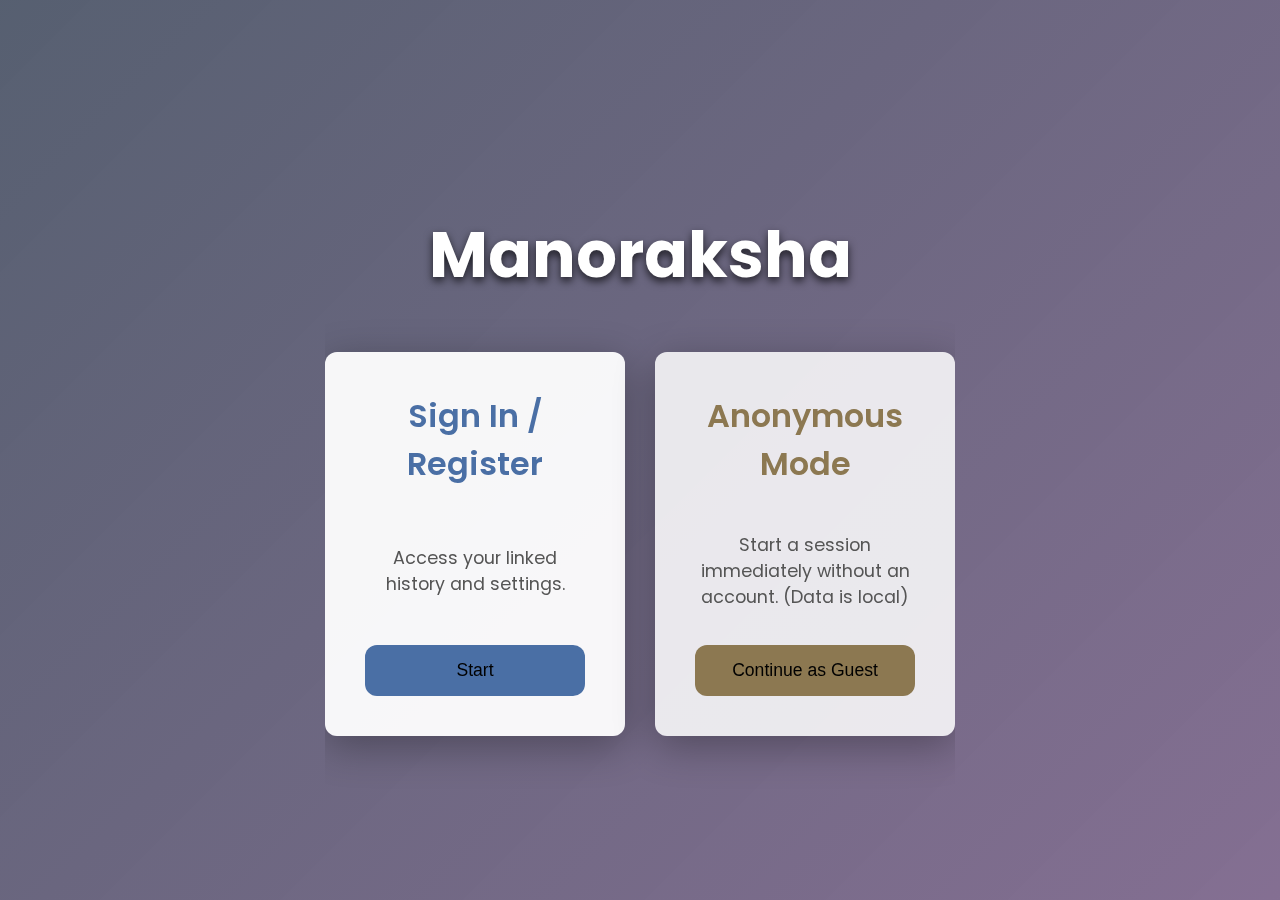
<file: index.html>
<!DOCTYPE html>
<html lang="en" >
<head>
  <meta charset="UTF-8" />
  <meta name="viewport" content="width=device-width, initial-scale=1" />
  <title>Manoraksha - Login/Register</title>
  <style>
    /* Google Fonts */
    @import url('https://fonts.googleapis.com/css2?family=Poppins:wght@300;400;600;700&display=swap');

    /* Root variables for colors - matching style.css theme */
    :root {
      --primary-color: #4a6fa5; /* Muted Blue (Sign In) */
      --secondary-color: #8c7851; /* Earthy Gold (Guest) */
      --accent-color: #a54a6f; /* Muted Rose (Register) */
      --background-light: #ffffff;
      --text-dark: #1f2937;
      --border-radius: 12px;
      --transition-speed: 0.3s;
    }

    /* Reset & base */
    * {
      box-sizing: border-box;
    }
    body, html {
      margin: 0; padding: 0; height: 100%;
      font-family: 'Poppins', sans-serif;
      
      /* Background Image with Fixed Parallax Effect */
      background: url('https://images.unsplash.com/photo-1549419163-f01e7195e340?ixlib=rb-4.0.3&ixid=M3wxMjA3fDB8MHxwaG90by1wYWdlfHx8fGVufDB8fHx8fA%3D%3D&auto=format&fit=crop&w=1470&q=80') no-repeat center center;
      background-size: cover;
      background-attachment: fixed;
      
      color: #fff;
      display: flex;
      flex-direction: column;
      min-height: 100vh;
      overflow: hidden; 
      justify-content: center; 
      align-items: center; 
    }

    /* ATTRACTIVE GRADIENT OVERLAY (Deep Blue/Amethyst) */
    body::before {
      content: "";
      position: fixed; 
      top: 0; left: 0; right: 0; bottom: 0;
      background: linear-gradient(
        135deg, 
        rgba(30, 42, 65, 0.75) 0%, /* Deep Sapphire Blue */
        rgba(80, 50, 100, 0.7) 100% /* Calming Amethyst */
      );
      z-index: 1;
    }

    .main-content {
      position: relative;
      z-index: 2;
      width: 90%;
      min-width: 630px; 
      max-width: 1200px;
      display: flex;
      flex-direction: column;
      align-items: center;
      text-align: center;
      padding: 0;
    }
    
    h1 {
      font-size: 4rem; 
      font-weight: 700;
      color: #fff;
      text-shadow: 0 4px 8px rgba(0,0,0,0.7);
      margin-bottom: 50px; 
    }
    
    /* --- BIG ACTION BOX STYLES (for Sign-in/Guest) --- */
    .option-grid {
      display: flex;
      gap: 30px;
      justify-content: center;
      flex-wrap: nowrap; 
      margin-top: 0;
    }

    .action-box {
      background: rgba(255, 255, 255, 0.95);
      color: var(--text-dark);
      padding: 40px;
      border-radius: var(--border-radius);
      box-shadow: 0 10px 40px rgba(0,0,0,0.3);
      width: 300px;
      min-height: 250px;
      display: flex;
      flex-direction: column;
      justify-content: space-between;
      transition: all var(--transition-speed);
      cursor: pointer;
      flex-shrink: 0; 
    }

    .action-box:hover {
      transform: translateY(-5px);
      box-shadow: 0 15px 50px rgba(0,0,0,0.5);
    }
    
    .action-box h2 {
      color: var(--primary-color);
      font-size: 2rem;
      margin-top: 0;
      font-weight: 600;
    }
    
    .action-box p {
        font-size: 1.1rem;
        margin-bottom: 15px;
        color: #555;
    }


    .action-box button {
      width: 100%;
      padding: 15px 0;
      background: var(--primary-color);
      border-radius: var(--border-radius);
      font-size: 1.1rem;
      margin-top: 20px;
      transition: background-color var(--transition-speed);
      border: none;
      cursor: pointer;
    }

    /* --- ATTRACTIVE MODAL/LOGIN WINDOW STYLES --- */
    .modal-bg {
      display: none; 
      position: fixed; 
      top: 0; left: 0; right: 0; bottom: 0;
      background: rgba(0, 0, 0, 0.6); 
      z-index: 1000;
      justify-content: center; 
      align-items: center;
      backdrop-filter: blur(5px); 
    }
    
    #authForm {
        width: 100%;
        max-width: 450px;
        padding: 40px;
        background: var(--background-light);
        border-radius: var(--border-radius);
        box-shadow: 0 15px 40px rgba(0,0,0,0.4);
        text-align: center;
        color: var(--text-dark);
        animation: fadeIn 0.3s ease-out;
        max-height: 90vh; 
        overflow-y: auto;
    }
    
    #authForm h2 {
        font-size: 2rem;
        margin-bottom: 20px;
        color: var(--accent-color);
    }

    /* LARGER Input Boxes */
    #authForm input[type="email"], 
    #authForm input[type="password"] {
      width: 100%;
      padding: 18px; 
      margin-bottom: 15px;
      border: 1px solid #ccc;
      border-radius: var(--border-radius);
      font-size: 1.1rem;
      transition: border-color var(--transition-speed);
    }
    #authForm input[type="email"]:focus,
    #authForm input[type="password"]:focus {
        border-color: var(--primary-color);
        box-shadow: 0 0 0 2px rgba(74, 111, 165, 0.2);
        outline: none;
    }
    
    .button-group {
        display: flex;
        justify-content: space-between;
        gap: 10px;
        margin-top: 10px;
    }
    
    /* Global style for large buttons inside the modal */
    #authForm button {
      padding: 18px 0; 
      font-size: 1.2rem; 
      font-weight: 600; 
      border-radius: var(--border-radius);
      border: none;
      cursor: pointer;
      transition: background-color var(--transition-speed);
      margin-top: 20px; /* Default margin for single buttons like Cancel */
      color: white; /* Default text color for Sign In/Register */
    }

    .button-group button {
        flex: 1;
        margin-top: 0; /* Remove top margin from grouped buttons */
    }

    /* Custom class for the Cancel button: "Visible Half" look */
    .modal-cancel-btn {
        /* Translucent white background for 'visible half' effect */
        background: rgba(255, 255, 255, 0.35) !important; 
        color: var(--text-dark) !important; /* Dark text for contrast */
        border: 1px solid rgba(0, 0, 0, 0.1) !important; /* Subtle border */
        box-shadow: none !important;
        margin-top: 20px; /* Restore margin after grouping */
    }

    /* Animation for modal entry */
    @keyframes fadeIn {
        from { opacity: 0; transform: translateY(-20px); }
        to { opacity: 1; transform: translateY(0); }
    }
</style>
</head>
<body>
  <div class="main-content">
    
    <h1>Manoraksha</h1>

    <div class="option-grid">
      
      <div id="signInRegisterBox" class="action-box" onclick="showAuthModal()">
        <h2>Sign In / Register</h2>
        <p>Access your linked history and settings.</p>
        <button>Start</button>
      </div>
      
      <div class="action-box" onclick="enterAsGuest()" style="background: rgba(255, 255, 255, 0.85);">
        <h2 style="color: var(--secondary-color);">Anonymous Mode</h2>
        <p>Start a session immediately without an account. (Data is local)</p>
        <button style="background: var(--secondary-color);">Continue as Guest</button>
      </div>
      
    </div>
  </div>
  
  <div id="authModalBg" class="modal-bg">
    <div id="authForm">
        <p id="authPrompt" style="font-size: 1rem; color: var(--text-dark); margin-bottom: 20px;">Enter your email and password to proceed.</p>
        
        <input type="email" id="emailInput" placeholder="Your Email Address" required>
        <input type="password" id="passwordInput" placeholder="Password" required> 
        
        <div class="button-group">
            <button onclick="signIn()" style="background: var(--primary-color);">Sign In</button>
            <button onclick="register()" style="background: var(--accent-color);">Register</button>
        </div>
        
        <button onclick="closeAuthModal()" class="modal-cancel-btn">Cancel</button>
    </div>
  </div>

  <script src="main.js"></script>
</body>
</html>
</file>
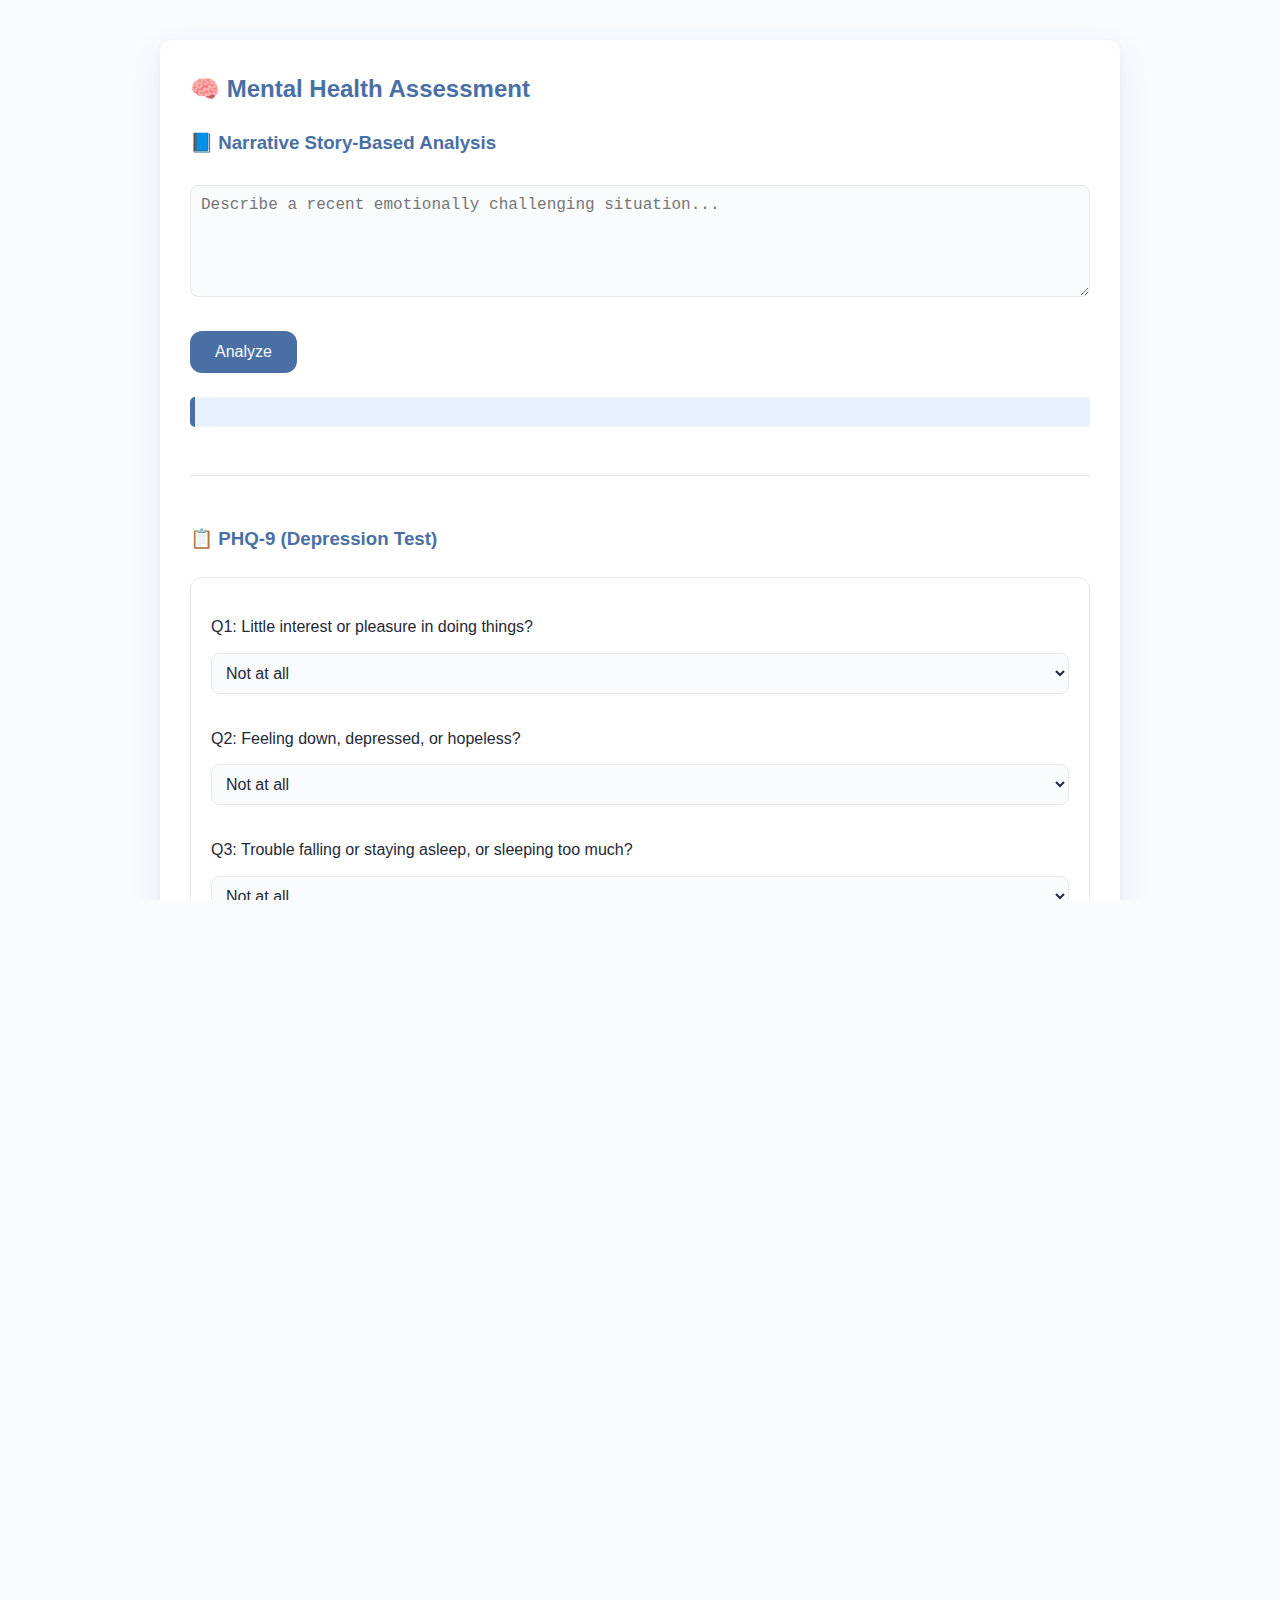
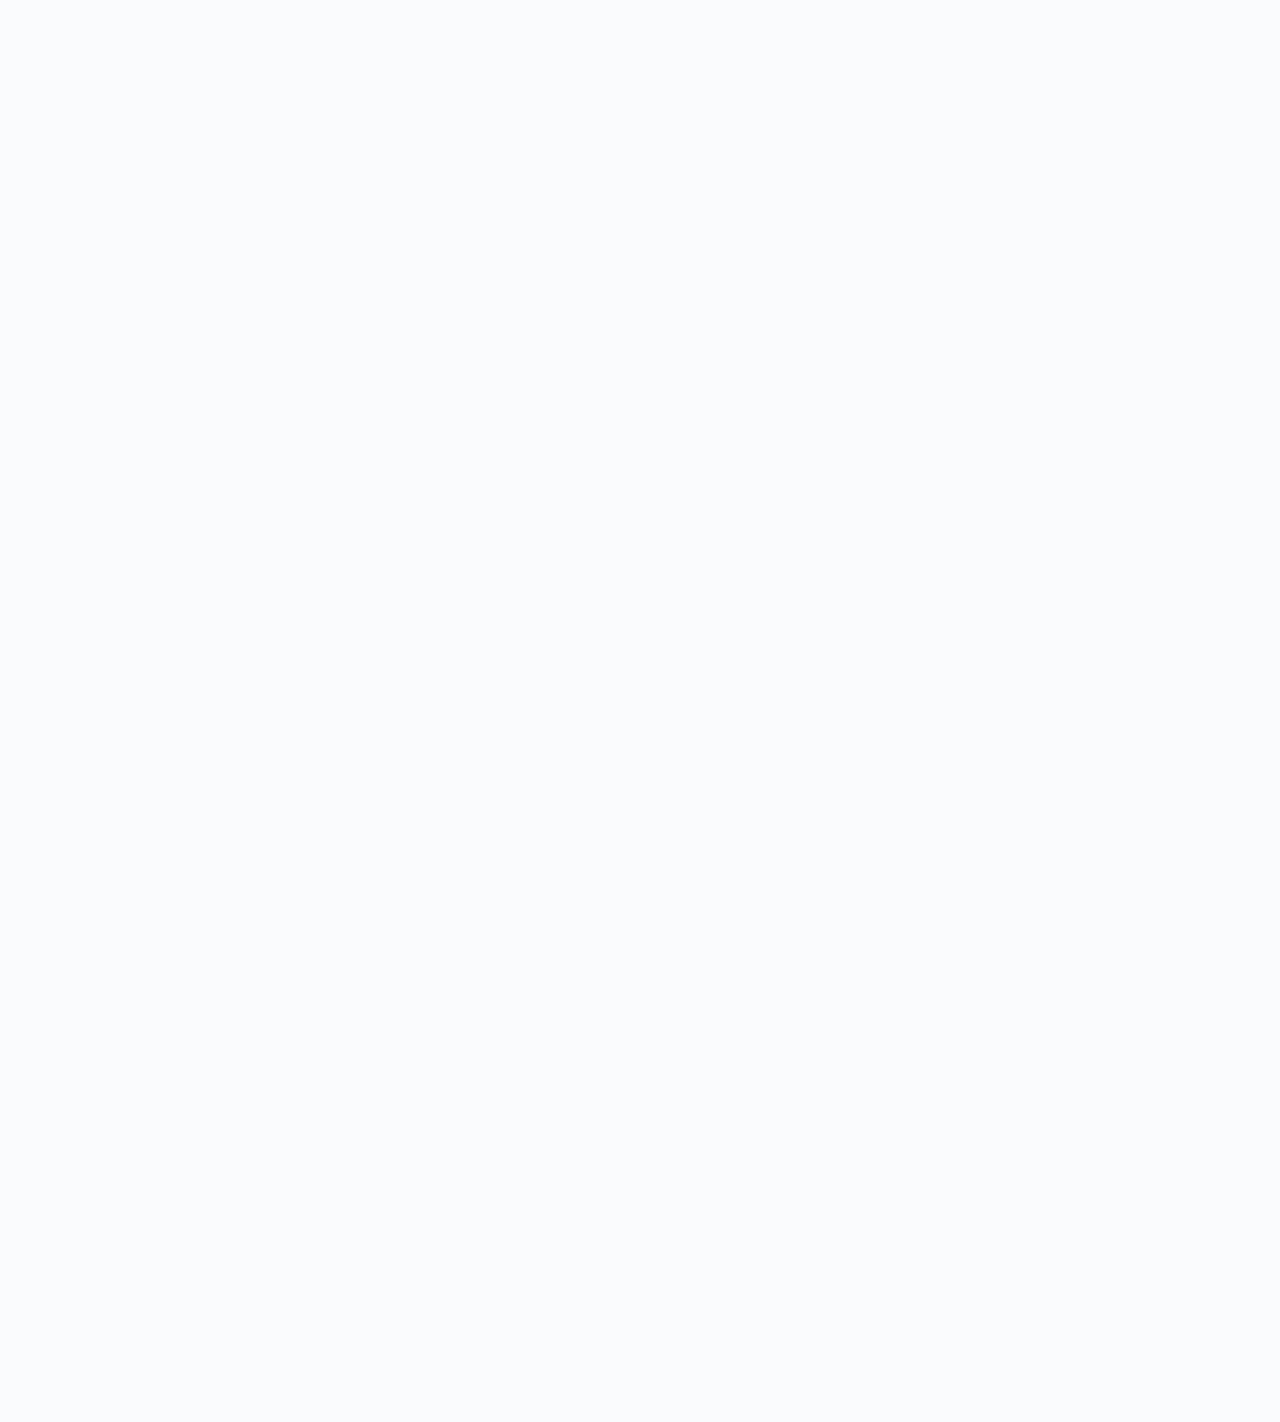
<file: assessment.html>
<!DOCTYPE html>
<html lang="en">
<head>
  <meta charset="UTF-8" />
  <title>Assessments - Manoraksha</title>
  <link rel="stylesheet" href="style.css" />
  <style>
    /* General Form Styling */
    form {
      margin-top: 1.5rem;
      padding: 20px;
      border: 1px solid var(--border-color);
      border-radius: var(--border-radius);
      background: var(--background-light);
    }
    
    /* Section Separation */
    .section {
      margin-bottom: 3rem;
      padding-bottom: 2rem;
      border-bottom: 1px solid var(--border-color);
    }
    .section:last-child {
      border-bottom: none;
    }

    /* Labels and Questions */
    label {
      font-weight: 500;
      display: block;
      margin-top: 1rem;
      margin-bottom: 0.3rem;
      color: var(--text-dark);
    }

    /* Input/Select Styling */
    textarea, select {
      width: 100%;
      padding: 10px;
      margin: 0.5rem 0 1rem 0;
      border-radius: 8px;
      border: 1px solid var(--border-color);
      background: var(--background-page);
      font-size: 1rem;
    }
    
    /* Result Display */
    #phqResult, #gadResult, #storyResult {
        margin-top: 1.5rem;
        padding: 15px;
        background-color: #e6f0ff; /* Light blue result background */
        border-left: 5px solid var(--primary-color);
        border-radius: 5px;
        font-weight: 500;
    }

    /* Button alignment within sections */
    .section button {
        margin-top: 10px;
    }
  </style>
</head>
<body>
  <div class="container">
    <h2>🧠 Mental Health Assessment</h2>

    <div class="section">
      <h3>📘 Narrative Story-Based Analysis</h3>
      <textarea id="storyInput" rows="5" placeholder="Describe a recent emotionally challenging situation..."></textarea>
      <button onclick="analyzeNarrative()">Analyze</button>
      <p id="storyResult"></p>
    </div>

    <div class="section">
      <h3>📋 PHQ-9 (Depression Test)</h3>
      <form id="phqForm">
        <label for="phq1">Q1: Little interest or pleasure in doing things?</label>
        <select name="phq1" id="phq1">
          <option value="0">Not at all</option>
          <option value="1">Several days</option>
          <option value="2">More than half the days</option>
          <option value="3">Nearly every day</option>
        </select>

        <label for="phq2">Q2: Feeling down, depressed, or hopeless?</label>
        <select name="phq2" id="phq2">
          <option value="0">Not at all</option>
          <option value="1">Several days</option>
          <option value="2">More than half the days</option>
          <option value="3">Nearly every day</option>
        </select>

        <label for="phq3">Q3: Trouble falling or staying asleep, or sleeping too much?</label>
        <select name="phq3" id="phq3">
          <option value="0">Not at all</option>
          <option value="1">Several days</option>
          <option value="2">More than half the days</option>
          <option value="3">Nearly every day</option>
        </select>

        <label for="phq4">Q4: Feeling tired or having little energy?</label>
        <select name="phq4" id="phq4">
          <option value="0">Not at all</option>
          <option value="1">Several days</option>
          <option value="2">More than half the days</option>
          <option value="3">Nearly every day</option>
        </select>

        <label for="phq5">Q5: Poor appetite or overeating?</label>
        <select name="phq5" id="phq5">
          <option value="0">Not at all</option>
          <option value="1">Several days</option>
          <option value="2">More than half the days</option>
          <option value="3">Nearly every day</option>
        </select>

        <label for="phq6">Q6: Feeling bad about yourself — or that you are a failure?</label>
        <select name="phq6" id="phq6">
          <option value="0">Not at all</option>
          <option value="1">Several days</option>
          <option value="2">More than half the days</option>
          <option value="3">Nearly every day</option>
        </select>

        <label for="phq7">Q7: Trouble concentrating on things?</label>
        <select name="phq7" id="phq7">
          <option value="0">Not at all</option>
          <option value="1">Several days</option>
          <option value="2">More than half the days</option>
          <option value="3">Nearly every day</option>
        </select>

        <label for="phq8">Q8: Moving or speaking slowly, or being restless?</label>
        <select name="phq8" id="phq8">
          <option value="0">Not at all</option>
          <option value="1">Several days</option>
          <option value="2">More than half the days</option>
          <option value="3">Nearly every day</option>
        </select>

        <label for="phq9">Q9: Thoughts of hurting yourself or suicide?</label>
        <select name="phq9" id="phq9">
          <option value="0">Not at all</option>
          <option value="1">Several days</option>
          <option value="2">More than half the days</option>
          <option value="3">Nearly every day</option>
        </select>

        <button type="button" onclick="calculatePHQ()">Submit PHQ-9</button>
      </form>
      <p id="phqResult"></p>
    </div>

    <div class="section">
      <h3>📋 GAD-7 (Anxiety Test)</h3>
      <form id="gadForm">
        <label for="gad1">Q1: Feeling nervous, anxious, or on edge?</label>
        <select name="gad1" id="gad1">
          <option value="0">Not at all</option>
          <option value="1">Several days</option>
          <option value="2">More than half the days</option>
          <option value="3">Nearly every day</option>
        </select>

        <label for="gad2">Q2: Not being able to stop or control worrying?</label>
        <select name="gad2" id="gad2">
          <option value="0">Not at all</option>
          <option value="1">Several days</option>
          <option value="2">More than half the days</option>
          <option value="3">Nearly every day</option>
        </select>

        <label for="gad3">Q3: Worrying too much about different things?</label>
        <select name="gad3" id="gad3">
          <option value="0">Not at all</option>
          <option value="1">Several days</option>
          <option value="2">More than half the days</option>
          <option value="3">Nearly every day</option>
        </select>

        <label for="gad4">Q4: Trouble relaxing?</label>
        <select name="gad4" id="gad4">
          <option value="0">Not at all</option>
          <option value="1">Several days</option>
          <option value="2">More than half the days</option>
          <option value="3">Nearly every day</option>
        </select>

        <label for="gad5">Q5: Being so restless that it is hard to sit still?</label>
        <select name="gad5" id="gad5">
          <option value="0">Not at all</option>
          <option value="1">Several days</option>
          <option value="2">More than half the days</option>
          <option value="3">Nearly every day</option>
        </select>

        <label for="gad6">Q6: Becoming easily annoyed or irritable?</label>
        <select name="gad6" id="gad6">
          <option value="0">Not at all</option>
          <option value="1">Several days</option>
          <option value="2">More than half the days</option>
          <option value="3">Nearly every day</option>
        </select>

        <label for="gad7">Q7: Feeling afraid as if something awful might happen?</label>
        <select name="gad7" id="gad7">
          <option value="0">Not at all</option>
          <option value="1">Several days</option>
          <option value="2">More than half the days</option>
          <option value="3">Nearly every day</option>
        </select>

        <button type="button" onclick="calculateGAD()">Submit GAD-7</button>
      </form>
      <p id="gadResult"></p>
    </div>

    <button onclick="window.location.href='dashboard.html'">⬅ Back to Dashboard</button>
  </div>

  <script>
    function calculatePHQ() {
      const form = document.getElementById("phqForm");
      const values = [...form.elements]
        .filter(el => el.tagName === "SELECT")
        .map(el => parseInt(el.value));
      const score = values.reduce((a, b) => a + b, 0);
      document.getElementById("phqResult").innerText = `PHQ-9 Score: ${score} (${interpretScore(score, 'phq')})`;
    }

    function calculateGAD() {
      const form = document.getElementById("gadForm");
      const values = [...form.elements]
        .filter(el => el.tagName === "SELECT")
        .map(el => parseInt(el.value));
      const score = values.reduce((a, b) => a + b, 0);
      document.getElementById("gadResult").innerText = `GAD-7 Score: ${score} (${interpretScore(score, 'gad')})`;
    }

    function interpretScore(score, type) {
      if (type === 'phq') {
        if (score < 5) return "Minimal depression";
        if (score < 10) return "Mild depression";
        if (score < 15) return "Moderate depression";
        if (score < 20) return "Moderately severe depression";
        return "Severe depression";
      } else {
        if (score < 5) return "Minimal anxiety";
        if (score < 10) return "Mild anxiety";
        if (score < 15) return "Moderate anxiety";
        return "Severe anxiety";
      }
    }

    function analyzeNarrative() {
      const input = document.getElementById("storyInput").value.trim();
      if (!input) return alert("Please describe your situation.");

      // Placeholder for AI integration
      document.getElementById("storyResult").innerText = "✅ Story received. We will analyze it in future updates.";
    }
  </script>
</body>
</html>
</file>
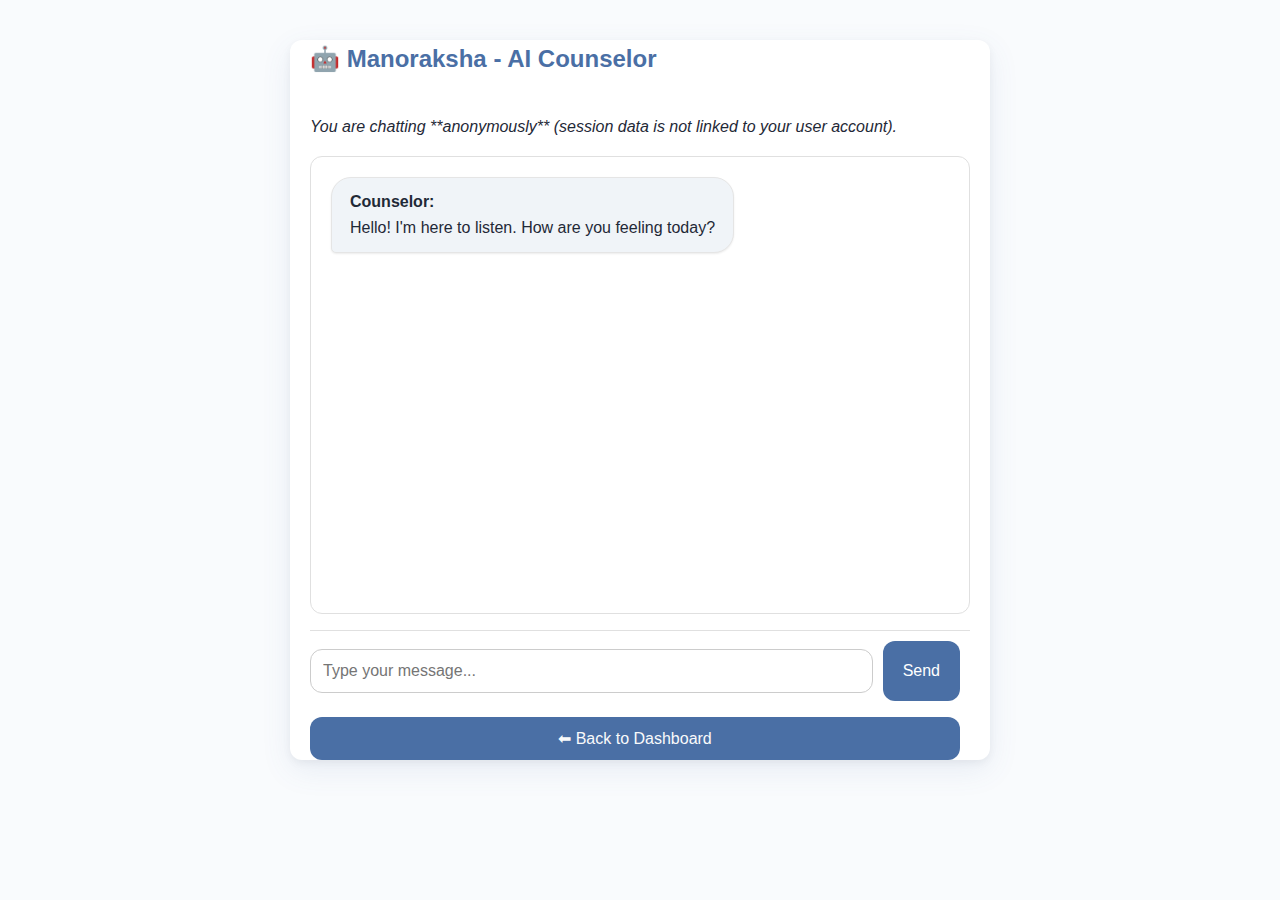
<file: chatbot.html>
<!DOCTYPE html>
<html lang="en">
<head>
  <meta charset="UTF-8" />
  <title>AI Counselor - Manoraksha</title>
  <link rel="stylesheet" href="style.css" />
  
  <style>
    /* Use flexbox for a modern, full-height chat layout */
    .container {
        display: flex;
        flex-direction: column;
        max-width: 700px;
        height: 80vh; /* Use a fixed height for the chat area */
        margin: 40px auto;
        padding: 0 20px;
    }

    /* Main Chat Display Area */
    #chat {
        flex-grow: 1; 
        overflow-y: auto;
        padding: 20px;
        border: 1px solid #e0e0e0;
        border-radius: var(--border-radius);
        background: var(--background-light);
        margin-bottom: 1rem;
        display: flex;
        flex-direction: column;
        gap: 15px; 
    }

    /* Individual Message Bubble */
    .message {
        padding: 12px 18px;
        border-radius: 20px; 
        max-width: 85%;
        line-height: 1.5;
        box-shadow: 0 1px 2px rgba(0,0,0,0.08); 
        font-size: 1rem;
    }

    /* User Message (Right-aligned, Primary Color) */
    .user {
        background-color: var(--primary-color); 
        color: var(--text-light); 
        align-self: flex-end; 
        border-bottom-right-radius: 5px; 
    }

    /* Assistant Message (Left-aligned, Light Background) */
    .assistant {
        background-color: #f0f4f8; 
        color: var(--text-dark);
        align-self: flex-start; 
        border-bottom-left-radius: 5px; 
        border: 1px solid #e5e5e5;
    }
    
    .message strong {
        font-weight: 600;
        display: block; 
        margin-bottom: 2px;
    }

    /* Input/Send Layout */
    .input-container {
        display: flex;
        gap: 10px;
        padding-top: 10px;
        border-top: 1px solid #e0e0e0; 
    }

    #userInput {
        flex-grow: 1;
        padding: 12px;
        border: 1px solid #ccc;
        border-radius: var(--border-radius);
        transition: border-color 0.3s;
    }
    #userInput:focus {
        border-color: var(--primary-color);
        outline: none;
    }

    #sendBtn {
        padding: 10px 20px;
        background: var(--primary-color);
        color: white;
        border: none;
        border-radius: var(--border-radius);
        cursor: pointer;
        transition: background-color 0.3s;
    }
    #sendBtn:hover:not(:disabled) {
        background-color: var(--secondary-color);
    }
    #sendBtn:disabled {
        background-color: #ccc;
        cursor: not-allowed;
    }
  </style>
</head>
<body>
  <div class="container">
    <h2>🤖 Manoraksha - AI Counselor</h2>
    
    <p id="identity-status" style="font-style: italic; margin-bottom: 1rem;"></p>

    <div id="chat"></div> 

    <div class="input-container">
        <input type="text" id="userInput" placeholder="Type your message..." />
        <button id="sendBtn">Send</button>
    </div>
    <button onclick="window.location.href='dashboard.html'" style="margin-top: 1rem;">
        ⬅ Back to Dashboard
    </button>
  </div>

  <script>
    // Read the identity status set in the dashboard, or default to anonymous for safety
    const identity = localStorage.getItem('sessionIdentity') || 'anonymous'; 
    localStorage.removeItem('sessionIdentity'); 

    const userEmail = localStorage.getItem('email');
    let identityText;
    
    if (identity === 'named' && userEmail) {
        identityText = `You are chatting as **${userEmail}** (session data is linked).`;
    } else {
        identityText = "You are chatting **anonymously** (session data is not linked to your user account).";
    }

    document.getElementById('identity-status').innerHTML = identityText;
  </script>

  <script src="chatbot.js"></script> 
</body>
</html>
</file>
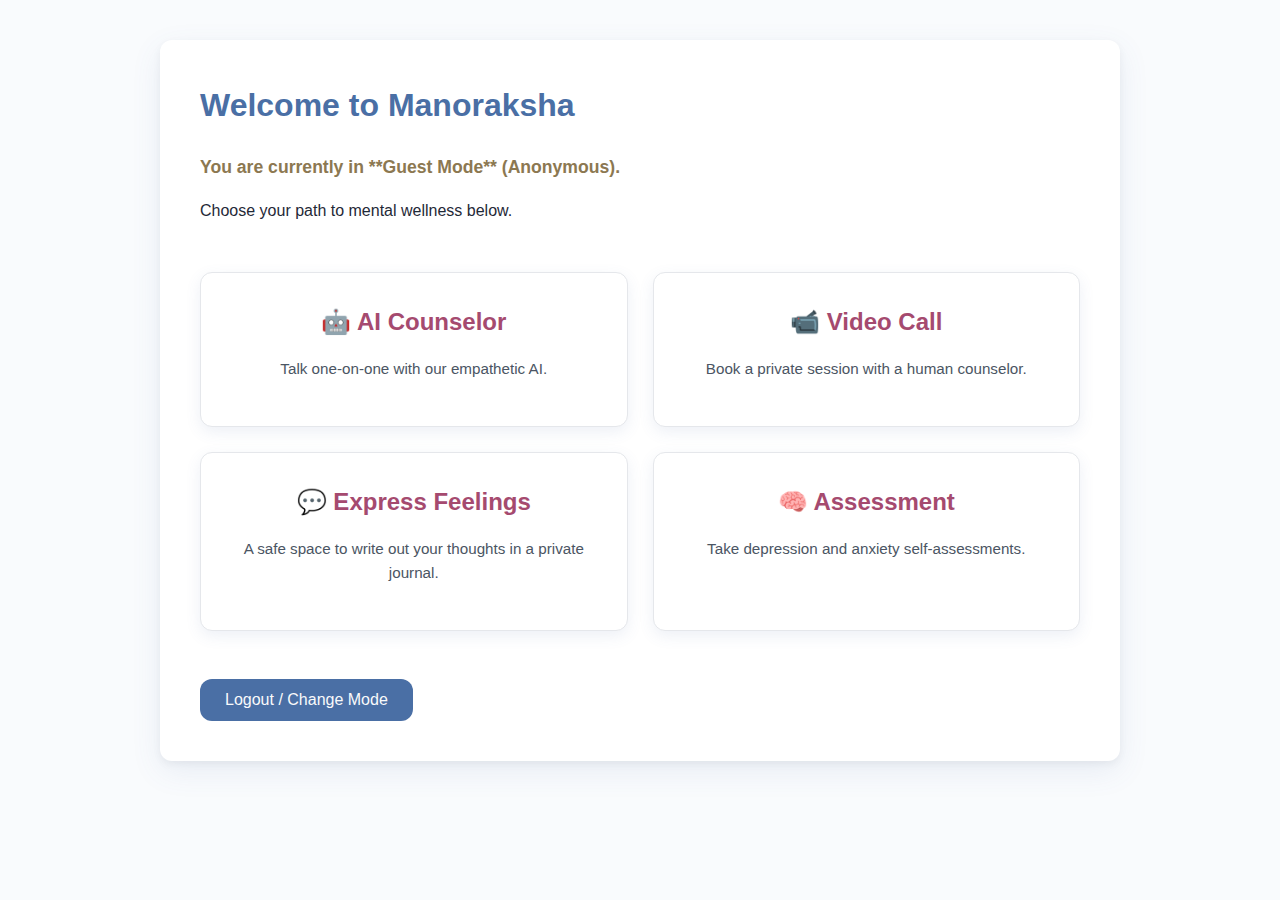
<file: dashboard.html>
<!DOCTYPE html>
<html lang="en">
<head>
  <meta charset="UTF-8">
  <title>Manoraksha Dashboard</title>
  <link rel="stylesheet" href="style.css" />
  <style>
    /* Ensure dashboard elements respect the new style.css properties */
    .dashboard-container {
        padding: 40px;
    }
    .dashboard-options {
      /* Re-define flex layout to use the full width */
      display: flex; 
      justify-content: space-around;
      flex-wrap: wrap;
      gap: 25px; /* Matches new style.css gap */
      margin-top: 3rem;
    }
    .option-card {
      /* Ensure flex properties are correct for the cards to show up */
      flex: 1 1 280px; 
      /* Inherits beautiful styles from style.css now! */
      min-height: 150px; /* Ensure a minimum height */
    }
    .option-card h3 {
      /* Inherit color from style.css */
      font-size: 1.5rem;
    }
  </style>
</head>
<body>
  <div class="container dashboard-container">
    <h1>Welcome to Manoraksha</h1>
    <p id="welcomeText" style="font-size: 1.1rem; color: var(--secondary-color); font-weight: 600;"></p>
    <p style="margin-bottom: 2rem;">Choose your path to mental wellness below.</p>

    <div class="dashboard-options">
      
      <div class="option-card" onclick="goTo('chatbot.html')">
        <h3>🤖 AI Counselor</h3>
        <p>Talk one-on-one with our empathetic AI.</p>
      </div>
      
      <div class="option-card" onclick="goTo('videocall.html')">
        <h3>📹 Video Call</h3>
        <p>Book a private session with a human counselor.</p>
      </div>

      <div class="option-card" onclick="goTo('express.html')">
        <h3>💬 Express Feelings</h3>
        <p>A safe space to write out your thoughts in a private journal.</p>
      </div>

      <div class="option-card" onclick="goTo('assessment.html')">
        <h3>🧠 Assessment</h3>
        <p>Take depression and anxiety self-assessments.</p>
      </div>

    </div>

    <button onclick="logout()" style="margin-top: 3rem;">Logout / Change Mode</button>
  </div>

  <script>
    const userMode = localStorage.getItem('userMode');
    const userEmail = localStorage.getItem('email');

    // Display welcome text based on mode
    const welcomeText = userMode === 'logged-in' 
      ? `Welcome back, **${userEmail}**!`
      : "You are currently in **Guest Mode** (Anonymous).";
    document.getElementById('welcomeText').innerHTML = welcomeText;
    
    // Simple Navigation function
    function goTo(page) {
      // Set the session identity based on login status for the next page
      const defaultIdentity = (userMode === 'logged-in' && userEmail) ? 'named' : 'anonymous';
      localStorage.setItem('sessionIdentity', defaultIdentity);

      window.location.href = page;
    }

    function logout() {
        localStorage.clear(); // Clear all user session data
        window.location.href = 'index.html'; // Redirect to the login/index page
    }
  </script>
</body>
</html>
</file>
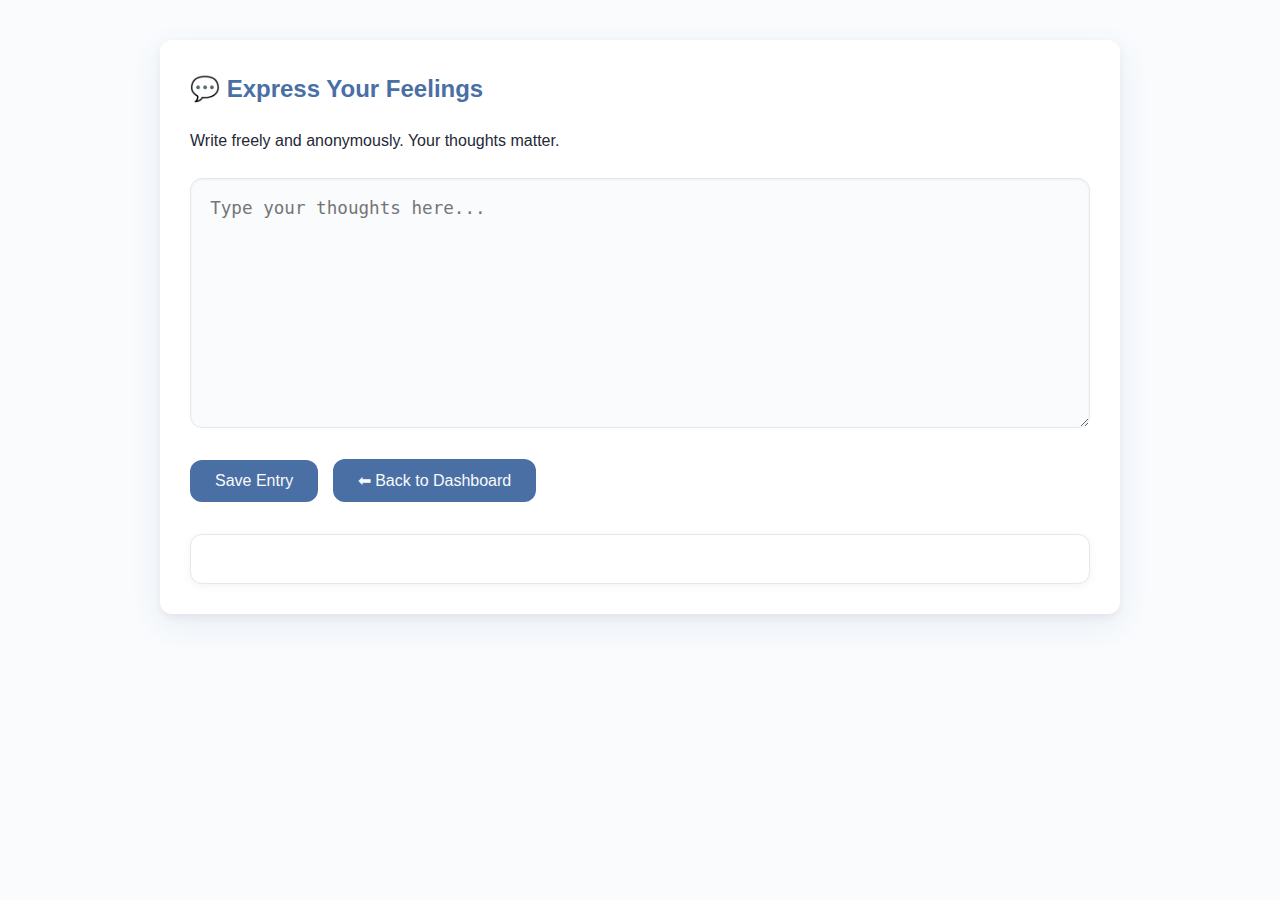
<file: express.html>
<!DOCTYPE html>
<html lang="en">
<head>
  <meta charset="UTF-8">
  <title>Express Your Feelings - Manoraksha</title>
  <link rel="stylesheet" href="style.css" />
  <style>
    /* Journal Box */
    #journalBox {
      width: 100%;
      height: 250px; /* Increased height for better writing experience */
      padding: 1.2rem;
      border: 1px solid var(--border-color);
      border-radius: var(--border-radius);
      resize: vertical; /* Allow resizing only vertically */
      font-size: 1.1rem;
      background: var(--background-page); /* Slightly tinted background */
      box-shadow: inset 0 1px 3px rgba(0,0,0,0.05); /* Subtle inner shadow */
    }
    
    /* Journal Log */
    .log {
      background: #fff; /* White background for readability */
      padding: 1.5rem;
      margin-top: 2rem;
      border-radius: var(--border-radius);
      max-height: 200px;
      overflow-y: auto;
      font-size: 0.9rem;
      border: 1px solid var(--border-color);
      box-shadow: 0 2px 10px rgba(0,0,0,0.05);
      color: var(--text-medium);
    }

    /* Style for individual log entries */
    .log p {
        border-bottom: 1px dashed var(--border-color);
        padding-bottom: 10px;
        margin-bottom: 10px;
    }
    .log p:last-child {
        border-bottom: none;
        margin-bottom: 0;
        padding-bottom: 0;
    }
    .log strong {
        color: var(--text-dark);
        display: block;
        margin-bottom: 5px;
    }
    
    /* Button Layout */
    .container > button {
        margin-top: 1rem;
    }
    /* Separator for better button alignment */
    .container > button:first-of-type {
        margin-right: 10px;
    }


  </style>
</head>
<body>
  <div class="container">
    <h2>💬 Express Your Feelings</h2>
    <p>Write freely and anonymously. Your thoughts matter.</p>

    <textarea id="journalBox" placeholder="Type your thoughts here..."></textarea>
    <button onclick="saveEntry()">Save Entry</button>
    <button onclick="window.location.href='dashboard.html'">⬅ Back to Dashboard</button>

    <div id="journalLog" class="log"></div>
  </div>

  <script>
    function saveEntry() {
      const text = document.getElementById("journalBox").value.trim();
      if (!text) return alert("Please enter something.");
      
      const oldLogs = localStorage.getItem("journal") || "[]";
      const logs = JSON.parse(oldLogs);
      logs.push({ text, date: new Date().toLocaleString() });
      localStorage.setItem("journal", JSON.stringify(logs));

      document.getElementById("journalBox").value = "";
      showLogs();
    }

    function showLogs() {
      const logs = JSON.parse(localStorage.getItem("journal") || "[]");
      const output = logs.map(log => `<div><strong>${log.date}</strong><br>${log.text}</div><hr>`).reverse();
      document.getElementById("journalLog").innerHTML = output.join("");
    }

    showLogs();
  </script>
</body>
</html>
</file>
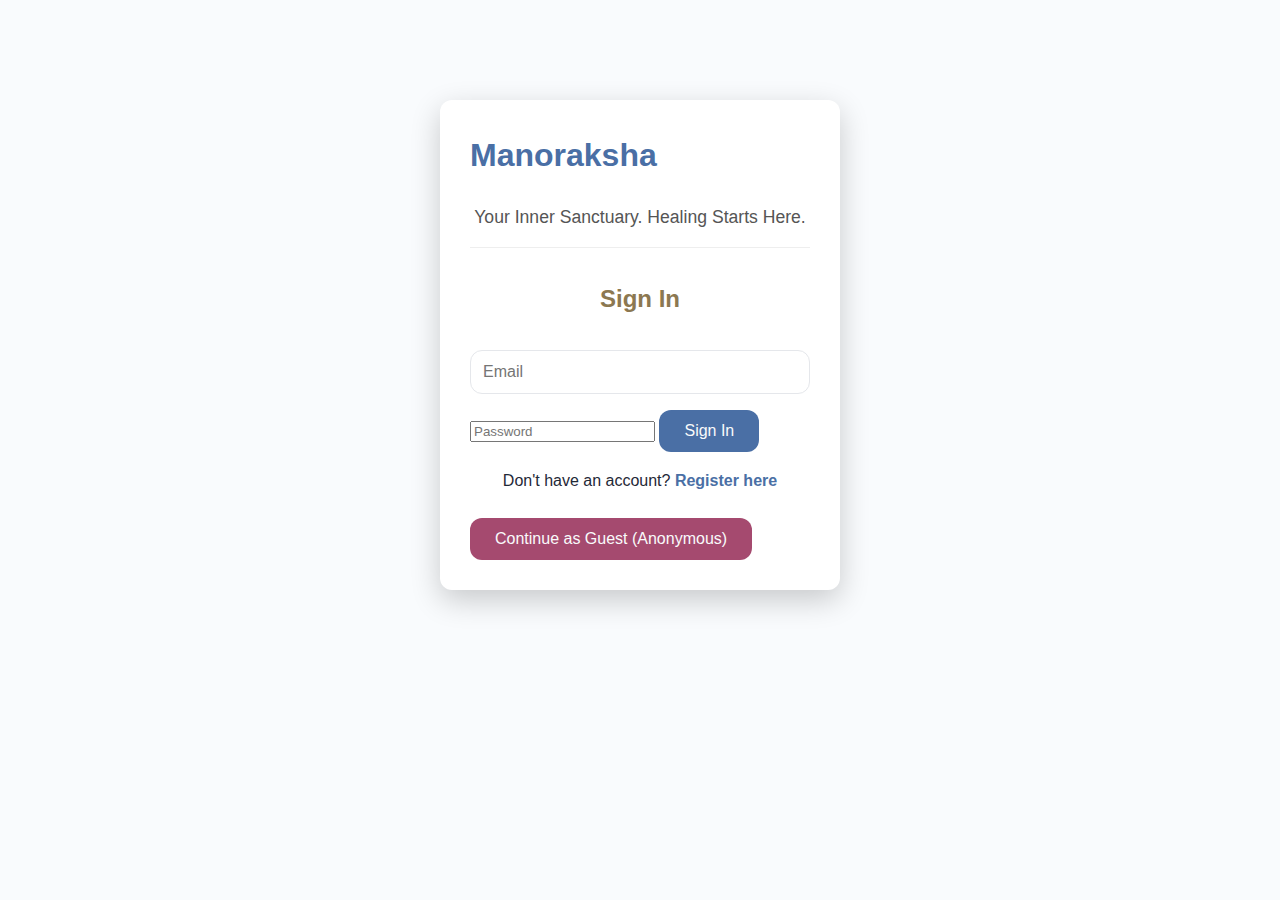
<file: login.html>
<!DOCTYPE html>
<html lang="en">
<head>
    <meta charset="UTF-8">
    <meta name="viewport" content="width=device-width, initial-scale=1.0">
    <title>Manoraksha - Sign In or Guest</title>
    <link rel="stylesheet" href="style.css" />
    <style>
        /* Specific styles for the login/auth container */
        .auth-container {
            max-width: 400px;
            margin: 100px auto;
            padding: 30px;
            background: var(--background-light);
            box-shadow: 0 10px 30px rgba(0, 0, 0, 0.2);
            border-radius: var(--border-radius);
        }

        .auth-container h2 {
            text-align: center;
            color: var(--secondary-color);
            margin-bottom: 1.5rem;
        }

        .auth-container button {
            margin-top: 0.5rem;
            box-shadow: none;
        }

        .guest-btn {
            background-color: var(--accent-color);
            box-shadow: 0 4px 14px rgba(255, 0, 110, 0.4);
            margin-top: 2rem;
        }

        .guest-btn:hover {
            background-color: #e00062;
        }

        .register-link {
            text-align: center;
            margin-top: 1rem;
            color: var(--text-dark);
            cursor: pointer;
        }
        .register-link span {
            color: var(--primary-color);
            font-weight: bold;
            transition: color 0.2s;
        }
        .register-link span:hover {
            color: var(--secondary-color);
        }

        /* Hide register form initially */
        #register-form {
            display: none;
        }

        .tagline {
            text-align: center;
            font-size: 1.1rem;
            color: #555;
            margin-bottom: 2rem;
            padding-bottom: 1rem;
            border-bottom: 1px solid #eee;
        }
    </style>
</head>
<body>
    <div class="auth-container">
        <h1>Manoraksha</h1>
        <p class="tagline">Your Inner Sanctuary. Healing Starts Here.</p>

        <div id="signin-form">
            <h2>Sign In</h2>
            <form onsubmit="event.preventDefault(); signIn()">
                <input type="email" id="email" placeholder="Email" required>
                <input type="password" id="password" placeholder="Password" required>
                <button type="submit">Sign In</button>
            </form>
            <p class="register-link" onclick="toggleForm()">Don't have an account? <span>Register here</span></p>
        </div>

        <div id="register-form">
            <h2>Register</h2>
            <form onsubmit="event.preventDefault(); registerUser()">
                <input type="text" id="reg-name" placeholder="Full Name" required>
                <input type="email" id="reg-email" placeholder="Email" required>
                <input type="password" id="reg-password" placeholder="Password" required>
                <button type="submit">Register</button>
            </form>
            <p class="register-link" onclick="toggleForm()">Already have an account? <span>Sign In</span></p>
        </div>

        <button class="guest-btn" onclick="enterAsGuest()">Continue as Guest (Anonymous)</button>

    </div>

    <script>
        // --- Core Functions for Navigation and State Management ---

        function toggleForm() {
            const signInForm = document.getElementById('signin-form');
            const registerForm = document.getElementById('register-form');
            if (signInForm.style.display === 'none') {
                signInForm.style.display = 'block';
                registerForm.style.display = 'none';
            } else {
                signInForm.style.display = 'none';
                registerForm.style.display = 'block';
            }
        }

        function signIn() {
            const email = document.getElementById('email').value;
            // In a real application, you would validate credentials here.
            localStorage.setItem('userMode', 'logged-in');
            localStorage.setItem('email', email);
            window.location.href = 'dashboard.html';
        }

        function registerUser() {
            const email = document.getElementById('reg-email').value;
            // In a real application, you would create the user account here.
            alert('Registration successful! Redirecting to Dashboard.');
            localStorage.setItem('userMode', 'logged-in');
            localStorage.setItem('email', email);
            window.location.href = 'dashboard.html';
        }

        function enterAsGuest() {
            localStorage.setItem('userMode', 'guest');
            localStorage.removeItem('email'); // Clear any previous email
            window.location.href = 'dashboard.html';
        }
    </script>
</body>
</html>
</file>
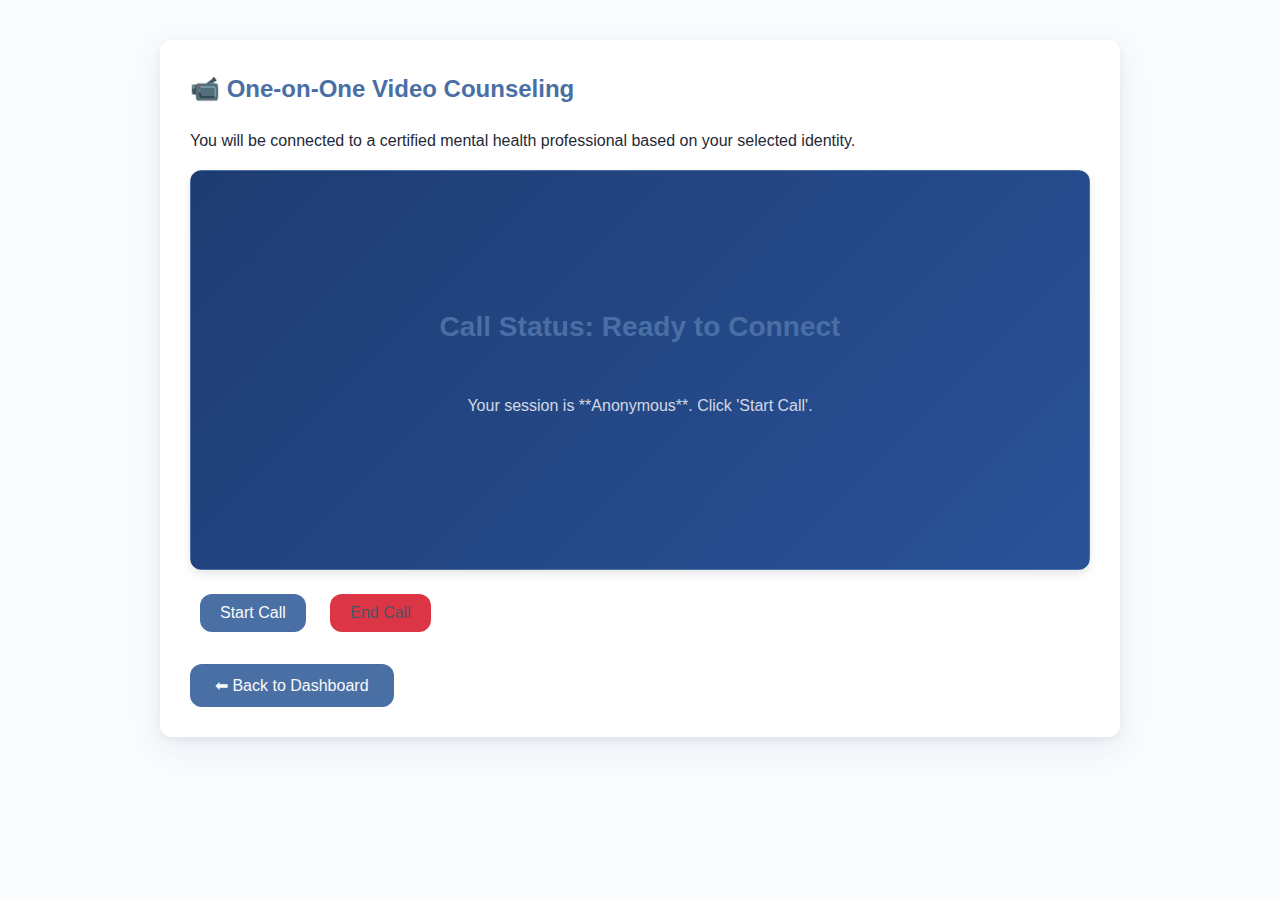
<file: videocall.html>
<!DOCTYPE html>
<html lang="en">
<head>
  <meta charset="UTF-8" />
  <title>Video Call Counselor - Manoraksha</title>
  <link rel="stylesheet" href="style.css" />
  <style>
    .video-container {
      position: relative;
      height: 400px;
      margin: 1rem 0;
      border-radius: var(--border-radius);
      overflow: hidden;
      box-shadow: 0 4px 10px rgba(0,0,0,0.1);
    }
    .video-placeholder {
      height: 100%;
      background: linear-gradient(135deg, #1e3c72 0%, #2a5298 100%); /* Deep Blue Gradient */
      border: 1px solid var(--primary-color);
      display: flex;
      flex-direction: column;
      align-items: center;
      justify-content: center;
      font-size: 1.5rem;
      color: #fff;
      text-align: center;
    }
    .video-placeholder p {
        margin-top: 15px;
        font-size: 1rem;
        color: rgba(255, 255, 255, 0.8);
    }
    .action-buttons {
        margin-top: 1.5rem;
    }
    .action-buttons button {
        padding: 10px 20px;
        margin: 0 10px;
        font-size: 1rem;
    }
    #endCallBtn {
        background-color: #dc3545; /* Red for end call */
    }
    #endCallBtn:hover {
        background-color: #c82333;
    }
  </style>
</head>
<body>
  <div class="container">
    <h2>📹 One-on-One Video Counseling</h2>
    <p>You will be connected to a certified mental health professional based on your selected identity.</p>

    <div class="video-container">
      <div id="videoArea" class="video-placeholder">
        <h3>Call Status: Connecting...</h3>
        <p>Please wait while we set up your session.</p>
      </div>
    </div>
    
    <div class="action-buttons">
        <button id="startCallBtn" onclick="startCall()">Start Call</button>
        <button id="endCallBtn" onclick="endCall()" disabled>End Call</button>
    </div>

    <button onclick="window.location.href='dashboard.html'" style="margin-top: 2rem;">⬅ Back to Dashboard</button>
  </div>

  <script>
    const startBtn = document.getElementById('startCallBtn');
    const endBtn = document.getElementById('endCallBtn');
    const videoArea = document.getElementById('videoArea');
    const identity = localStorage.getItem('sessionIdentity') || 'anonymous';
    const userEmail = localStorage.getItem('email');

    function updateStatus(title, message, startEnabled, endEnabled) {
        videoArea.innerHTML = `<h3>${title}</h3><p>${message}</p>`;
        startBtn.disabled = startEnabled;
        endBtn.disabled = endEnabled;
    }

    function startCall() {
        updateStatus(
            'Call Status: Session Active', 
            `Simulating connection with a counselor. Identity: ${identity === 'named' && userEmail ? userEmail : 'Anonymous'}.`, 
            true, 
            false
        );
        alert("Simulating call started. In a real application, WebRTC/Jitsi would load here.");
    }

    function endCall() {
        updateStatus(
            'Call Status: Call Ended', 
            'Thank you for your session. Returning to dashboard in 3 seconds...', 
            false, 
            true
        );
        
        // Remove temporary identity status
        localStorage.removeItem('sessionIdentity'); 

        setTimeout(() => {
            window.location.href='dashboard.html';
        }, 3000);
    }
    
    // Initial display logic
    document.addEventListener('DOMContentLoaded', () => {
        let statusMessage;
        if (identity === 'named' && userEmail) {
            statusMessage = `Your session is identified as **${userEmail}**. Click 'Start Call'.`;
        } else {
             statusMessage = `Your session is **Anonymous**. Click 'Start Call'.`;
        }
        updateStatus('Call Status: Ready to Connect', statusMessage, false, true);
    });

  </script>
</body>
</html>
</file>
<file: style.css>
/* =========================================================
   GLOBAL STYLES & DESIGN SYSTEM
   ========================================================= */

/* Root variables for colors and spacing */
:root {
  /* Calming, professional color palette */
  --primary-color: #4a6fa5; /* Muted Blue - Trustworthy */
  --secondary-color: #8c7851; /* Earthy Gold/Taupe - Calming */
  --accent-color: #a54a6f; /* Muted Rose - Empathetic */
  
  --background-light: #ffffff;
  --background-page: #f9fbfd; /* Very subtle off-white/blue */
  
  --text-dark: #1f2937;
  --text-medium: #4b5563;
  --text-light: #f9fafb;
  
  --border-color: #e5e7eb; /* Light border */
  --border-radius: 12px;
  --transition-speed: 0.3s;
}

/* Global Reset and Body */
* {
  box-sizing: border-box;
}

body, html {
  margin: 0;
  padding: 0;
  height: 100%;
  font-family: 'Segoe UI', Tahoma, Geneva, Verdana, sans-serif;
  background: var(--background-page);
  color: var(--text-dark);
  line-height: 1.6;
  -webkit-font-smoothing: antialiased;
  -moz-osx-font-smoothing: grayscale;
  overflow-x: hidden;
}

/* Typography */
h1, h2, h3 {
  color: var(--primary-color);
  margin-top: 0;
  font-weight: 600;
}

/* =========================================================
   LAYOUT AND CONTAINERS
   ========================================================= */
.container {
  max-width: 960px;
  margin: 40px auto;
  padding: 30px;
  background: var(--background-light);
  border-radius: var(--border-radius);
  /* Professional, subtle shadow */
  box-shadow: 0 10px 30px rgba(74, 111, 165, 0.1), 0 3px 8px rgba(0, 0, 0, 0.05);
}

/* =========================================================
   BUTTONS AND INPUTS
   ========================================================= */
button {
  padding: 12px 25px;
  border: none;
  border-radius: var(--border-radius);
  background: var(--primary-color);
  color: var(--text-light);
  font-size: 1rem;
  font-weight: 500;
  cursor: pointer;
  transition: all var(--transition-speed) ease;
  margin-right: 10px; /* Space between multiple buttons */
}

button:hover:not(:disabled) {
  background-color: var(--secondary-color);
  box-shadow: 0 4px 15px rgba(140, 120, 81, 0.4);
  transform: translateY(-1px);
}

button:disabled {
  background-color: var(--border-color);
  color: var(--text-medium);
  cursor: not-allowed;
}

input[type="text"], input[type="email"], textarea, select {
  width: 100%;
  padding: 12px;
  margin: 8px 0;
  border: 1px solid var(--border-color);
  border-radius: var(--border-radius);
  font-size: 1rem;
  color: var(--text-dark);
  transition: border-color var(--transition-speed);
}

input:focus, textarea:focus, select:focus {
  border-color: var(--primary-color);
  outline: none;
  box-shadow: 0 0 0 2px rgba(74, 111, 165, 0.2);
}

/* =========================================================
   DASHBOARD SPECIFIC STYLES
   ========================================================= */
.dashboard-options {
  display: flex;
  justify-content: space-around;
  flex-wrap: wrap;
  gap: 25px;
  margin-top: 3rem;
}

.option-card {
  flex: 1 1 280px;
  background: var(--background-light);
  padding: 30px;
  border-radius: var(--border-radius);
  text-align: center;
  border: 1px solid var(--border-color);
  cursor: pointer;
  transition: all var(--transition-speed) ease;
  /* Lift effect on hover */
  box-shadow: 0 5px 15px rgba(74, 111, 165, 0.1);
}

.option-card:hover {
  transform: translateY(-5px);
  box-shadow: 0 15px 30px rgba(74, 111, 165, 0.2);
}

.option-card h3 {
  margin-bottom: 10px;
  font-size: 1.5rem;
  color: var(--accent-color); /* Use a different color for titles */
}

.option-card p {
    color: var(--text-medium);
    font-size: 0.95rem;
}


/* =========================================================
   CHATBOT SPECIFIC STYLES (If included in style.css)
   If you have a separate style block in chatbot.html, you can remove this part.
   Assuming you keep the styles local to chatbot.html as we built them.
   ========================================================= */
/* Empty for now, relying on local chatbot.html styles */
</file>
